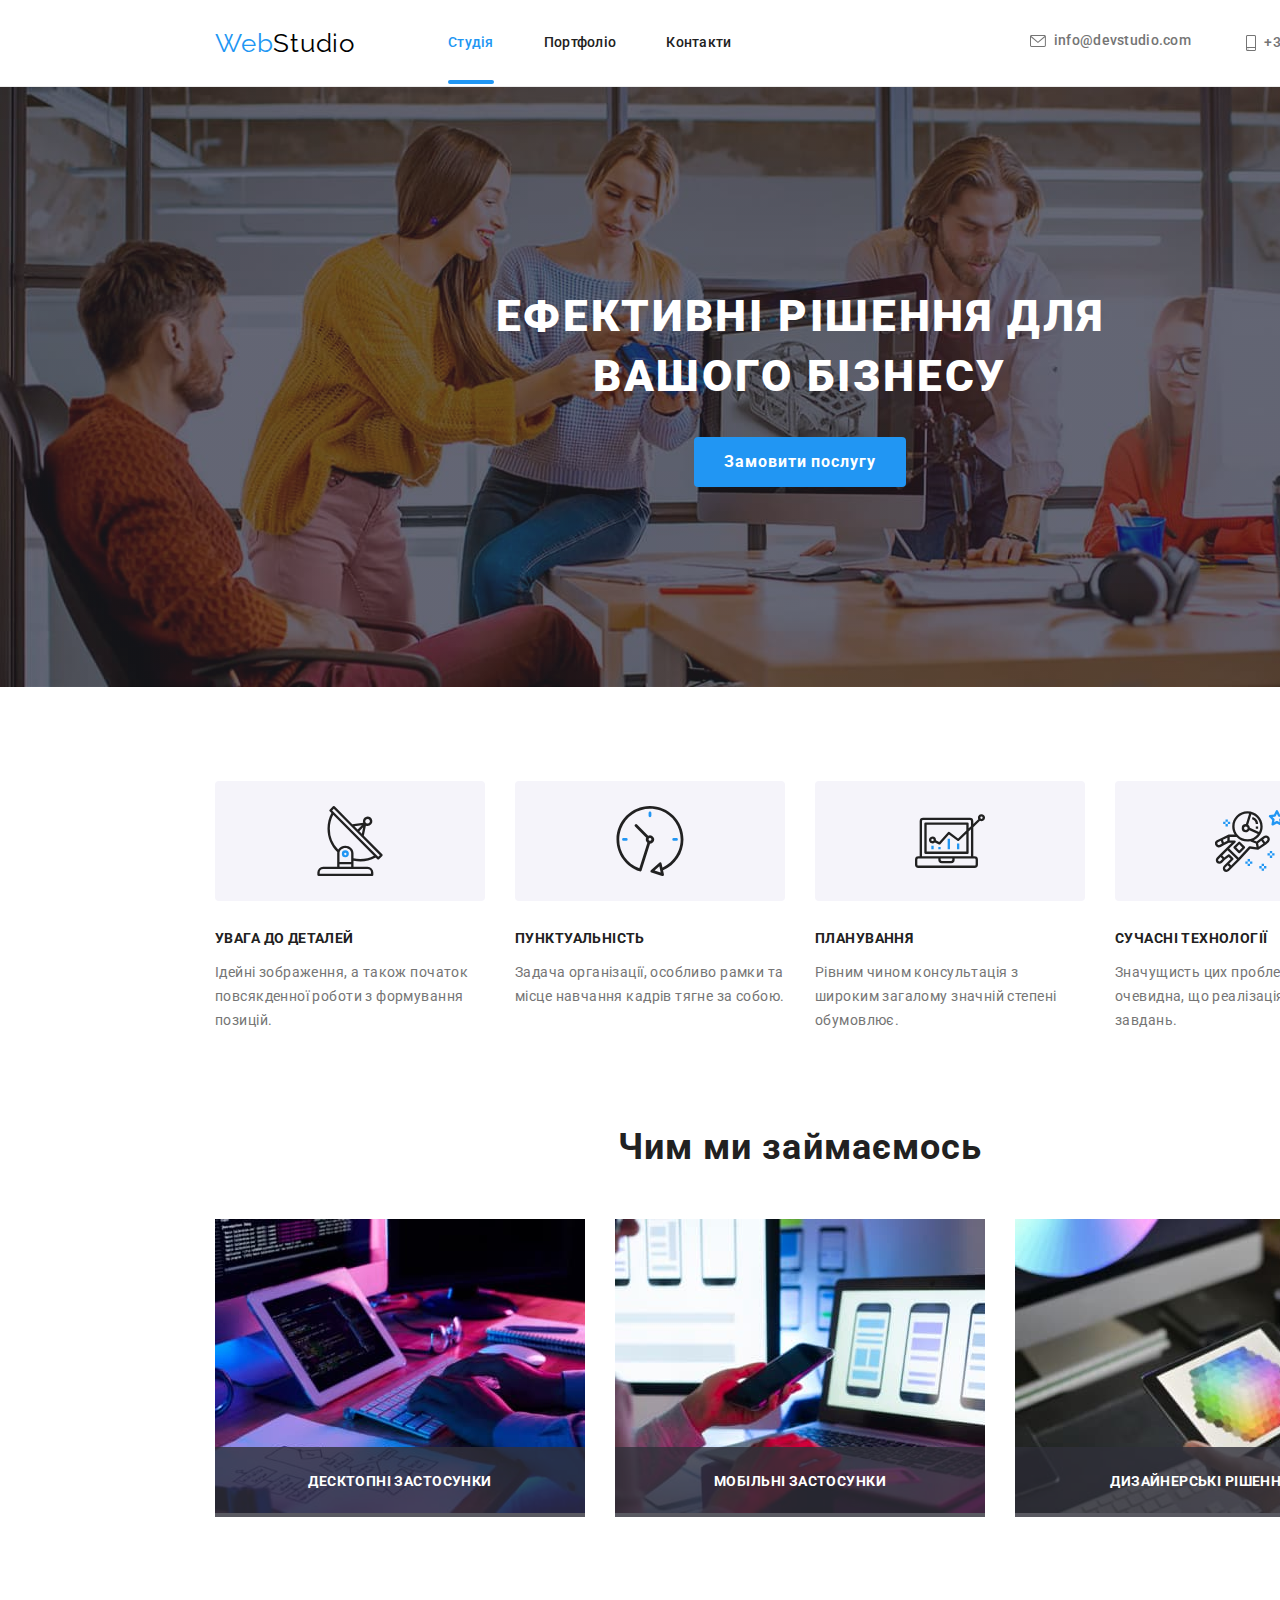
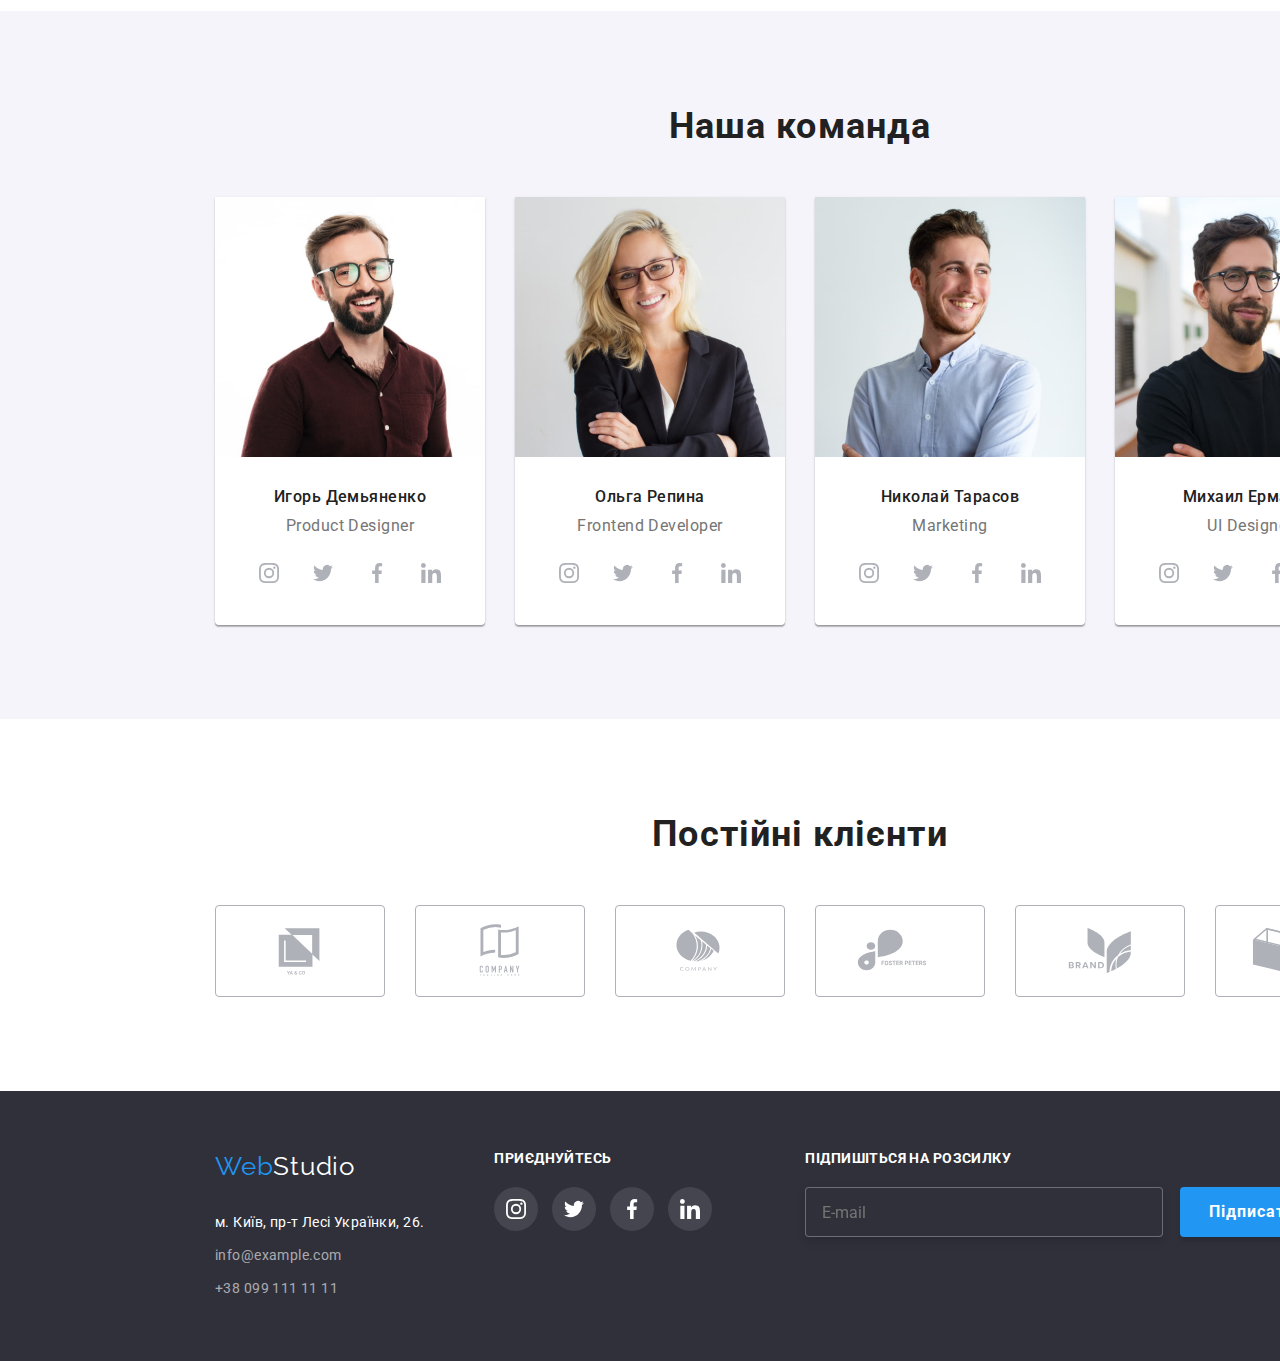
<file: index.html>
<!DOCTYPE html>
<html lang="ru">
  <head>
    <meta charset="UTF-8" />
    <meta http-equiv="X-UA-Compatible" content="IE=edge" />
    <meta name="viewport" content="width=device-width, initial-scale=1.0" />
    <!-- fonts -->
    <link rel="preconnect" href="https://fonts.googleapis.com">
    <link rel="preconnect" href="https://fonts.gstatic.com" crossorigin>
    <link href="https://fonts.googleapis.com/css2?family=Raleway:wght@700&family=Roboto:wght@400;500;700;900&display=swap"
      rel="stylesheet">
        <!-- Спочатку нормалізатор -->
        <link rel="stylesheet"
          href="https://cdnjs.cloudflare.com/ajax/libs/modern-normalize/1.0.0/modern-normalize.min.css" />
        <!-- Потім ваші стилі -->
      <!-- css -->
      <link rel="stylesheet" href="./styles/styles.css">
    <title>WebStudio</title>
     </head>
  <body>
    <header>
      <div class="container main">
        <nav class="nav-main">
          <a href="./index.html" class="logo"><span class="accent-web">Web</span>Studio</a>
          <ul class="site-nav list">
            <li class="items"><a href="./index.html" class="link current">Студія</a></li>
            <li class="items"><a href="./portfolio.html" class="link">Портфоліо</a></li>
            <li class="items"><a href="./index.html" class="link">Контакти</a></li>
          </ul>
        </nav>
        <ul class="address-header list">          
          <li class="items-address">  
               <a href= "mailto:info@devstudio.com" 
                class="header-address mail"> 
                <svg class="add-icon-button" width="16" height="12">
                <use href="./images/symbol-defs.svg#icon-envelope">
                </use>
                </svg>            
                        info@devstudio.com</a>          
          </li>
          <li class="items-address">           
            <a href="tel:+380961111111"
                  class="header-address tel">
                <svg class="add-icon-button" width="10" height="16">
                <use href="./images/symbol-defs.svg#icon-smartphone">
                </use>                
              </svg>
              +38 096 111 11 11</a>
          </li>
        </ul>
      </div>
    </header>
    <!-- main -->
    <main>
      <section class="main-slogan overlay">
        <div class="slogan-button">
          <h1 class="slogan">ефективні рішення для вашого бізнесу</h1>
          <button data-modal-open type="button" class="button main">
            Замовити послугу</button>

            <div class="backdrop is-hidden" data-modal>
              <div class="modal">

               
                
                <form class="main-button-form">
                   <span class="modal-button-slogan">Залиште свої данні, ми вам передзвонимо</span>
                  <span class="form-explanation">Ім'я</span>
                  <div class="main-form-button">  
                    
                    <label for="name" class="form-ref mame"><svg class="modul-telegram">
                      <use href="./images/icons.svg#icon-person-name">
                      </use>
                    </svg>
                      </label>        

                   <input  type="text" class="input-form" name="name" id="name" /> 
                     
                         
                  </div>

                  <span class="form-explanation">Телефон</span>
                  <div class="main-form-button">
                    <label for="tel" class="form-ref mame"><svg class="modul-telegram">
                        <use href="./images/icons.svg#icon-phone">
                        </use>
                      </svg>
                    </label>
                  
                    <input type="tel" class="input-form" name="tel" id="tel" />
                  </div>

                    <span class="form-explanation">Пошта</span>
                    <div class="main-form-button">
                      <label for="email" class="form-ref mame"><svg class="modul-telegram">
                          <use href="./images/icons.svg#icon-email">
                          </use>
                        </svg>
                      </label>
                    
                      <input type="email" class="input-form" name="email" id="email" />
                    </div>
                   
                  <span class="form-explanation">Коментарії</span>
                  <div class="main-form-button">
                    <label for="comments"></label>
                  <textarea name="comments" rows="5" placeholder="Введіть текст" id="comments"></textarea> 
                  </div>
                  </form>    
                    
                  <div class="main-form-checkbox">
                    <div class="checkbox-option">                    
                    <input type="checkbox"  class="input-checkbox" name="modal-questionary" id="modal-policy">
                  <label for="modal-policy">Згоден з розсилкою та приймаю <a href="" class="contract">Умови договору</a>
                  </label>
                  </div>
                  <!-- <svg class="modul-telegram-check">
                    <use href="./images/icons.svg#icon-checkbox">
                    </use>
                  </svg> -->
              
                </div>          
                    

                   <button class="submit-button" type="submit">Відправити</button>
                
                   
                
                
                <button data-modal-close class="backdrop-modal-icon">
                  <svg>
                  <use href="./images/icons.svg#icon-close-mark" class="backdrop-icon-modal">
                  </use>
                  </svg>
                </button>
              </div>
            </div>
        </div>
      </section>  
   
      <section class="strong-points">
        <h2 class="strong-mame">Сильні сторони</h2>
   
        <!-- Сильні сторони компанії -->        
        <div class="container">
          <ul class="points-list list">
            
          <li class="point-button-color"><div class="point-button-icon">
              <svg class="point-icon-button">
                <use href="./images/symbol-defs.svg#icon-antenna">
                </use>
              </svg>
            </div>
            <h3 class="title">УВАГА ДО ДЕТАЛЕЙ</h3>
            <p class="title-text">
              Ідейні зображення, а також початок повсякденної роботи з
              формування позицій.
            </p>
          </li>
           
          <li class="point-button-color"><div class="point-button-icon">
              <svg class="point-icon-button">
                <use href="./images/symbol-defs.svg#icon-clock">
                </use>
              </svg>
            </div>
          <h3 class="title">ПУНКТУАЛЬНІСТЬ</h3>
          <p class="title-text">
            Задача організації, особливо рамки та місце навчання кадрів тягне
            за собою.
          </p>
          </li>

        <li class="point-button-color"><div class="point-button-icon">
            <svg class="point-icon-button">
              <use href="./images/symbol-defs.svg#icon-diagram">
              </use>
            </svg>
          </div>
          <h3 class="title">ПЛАНУВАННЯ</h3>
          <p class="title-text">
            Рівним чином консультація з широким загалому значній степені
            обумовлює.
          </p>
        </li>
        <li class="point-button-color"><div class="point-button-icon">
            <svg class="point-icon-button">
              <use href="./images/symbol-defs.svg#icon-astronaut">
              </use>
            </svg>
          </div>
          <h3 class="title">СУЧАСНІ ТЕХНОЛОГІЇ</h3>
          <p class="title-text">
            Значущисть цих проблем настільки очевидна, що реалізація планових
            завдань.
          </p>
        </li>
        </ul>
        </div>
      </section>
    
      <section class="photo-section">
        <div class="container">
        <h2 class="section-title">Чим ми займаємось</h2>
        <ul class="photo list">
          <li>            
            <img src="images/doing/box_1.jpg" alt="planshet" width="370" />
              <div class="photo-cover">
                <div class="photo-cover-text"><span class="cover-photo-text">десктопні застосунки</span></div>
              </div>
          </li>
          <li>
            <img src="images/doing/box_2.jpg" alt="planshet" width="370" />
            <div class="photo-cover">
              <div class="photo-cover-text"><span class="cover-photo-text">мобільні застосунки</span></div>
            </div>
          </li>
          <li>
            <img src="images/doing/box_3.jpg" alt="planshet" width="370" />
            <div class="photo-cover">
                <div class="photo-cover-text"><span class="cover-photo-text">дизайнерські рішення</span></div>
            </div>
          </li>
        </ul>
      </div>
      </section>
   
      <section class="section-team" >
        <div class="container">
        <h2 class="section-title">Наша команда</h2>   
        
        <ul class="team-title list">

          <li class="team">
            <img class="team-photo"
              src="images/team/team_card_1.jpg"
              alt="team member photo"
              width="270"/>
          <div class="team-description">
            <h3 class="name">Игорь Демьяненко</h3>
            <p class="position">Product Designer</p>

            <ul class="team-icons">
              <li class="button-color">
                <a href="" class="team-button-icon">
                  <svg class="team-icon-button" >
                    <use href="./images/symbol-defs.svg#icon-instagram">
                    </use>
                  </svg>
                </a>
              </li>
              <li class="button-color">
                <a href="" class="team-button-icon">
                  <svg class="team-icon-button">
                    <use href="./images/symbol-defs.svg#icon-twitter">
                    </use>
                  </svg>
                  </a>
              </li>
              <li class="button-color">
                <a href="" class="team-button-icon">
                  <svg class="team-icon-button">
                    <use href="./images/symbol-defs.svg#icon-facebook">
                    </use>
                  </svg>
                  </a>
              </li>
              <li class="button-color">
                <a href="" class="team-button-icon">
                  <svg class="team-icon-button">
                    <use href="./images/symbol-defs.svg#icon-linkedin">
                    </use>
                  </svg>
                  </a>
              </li>
            </ul>
            </div>
          </li>

          <li class="team">
            <img class="team-photo"
              src="images/team/team_card_2.jpg"
              alt="team member photo"
              width="270"/>
          <div class="team-description">
            <h3 class="name">Ольга Репина</h3>
            <p class="position">Frontend Developer</p>
            <ul class="team-icons">
              <li class="button-color">
                <a href="" class="team-button-icon">
                  <svg class="team-icon-button">
                    <use href="./images/symbol-defs.svg#icon-instagram">
                    </use>
                  </svg>
                </a>
              </li>
              <li class="button-color">
                <a href="" class="team-button-icon">
                  <svg class="team-icon-button">
                    <use href="./images/symbol-defs.svg#icon-twitter">
                    </use>
                  </svg>
                </a>
              </li>
              <li class="button-color">
                <a href="" class="team-button-icon">
                  <svg class="team-icon-button">
                    <use href="./images/symbol-defs.svg#icon-facebook">
                    </use>
                  </svg>
                </a>
              </li>
              <li class="button-color">
                <a href="" class="team-button-icon">
                  <svg class="team-icon-button">
                    <use href="./images/symbol-defs.svg#icon-linkedin">
                    </use>
                  </svg>
                </a>
              </li>
            </ul>
            </div>
          </li>

          <li class="team">
            <img class="team-photo"
              src="images/team/team_card_3.jpg"
              alt="team member photo"
              width="270"/>
          <div class="team-description">
            <h3 class="name">Николай Тарасов</h3>
            <p class="position">Marketing</p>
            <ul class="team-icons">
              <li class="button-color">
                <a href="" class="team-button-icon">
                  <svg class="team-icon-button">
                    <use href="./images/symbol-defs.svg#icon-instagram">
                    </use>
                  </svg>
                </a>
              </li>
              <li class="button-color">
                <a href="" class="team-button-icon">
                  <svg class="team-icon-button">
                    <use href="./images/symbol-defs.svg#icon-twitter">
                    </use>
                  </svg>
                </a>
              </li>
              <li class="button-color">
                <a href="" class="team-button-icon">
                  <svg class="team-icon-button">
                    <use href="./images/symbol-defs.svg#icon-facebook">
                    </use>
                  </svg>
                </a>
              </li>
              <li class="button-color">
                <a href="" class="team-button-icon">
                  <svg class="team-icon-button">
                    <use href="./images/symbol-defs.svg#icon-linkedin">
                    </use>
                  </svg>
                </a>
              </li>
            </ul>
            </div>
          </li>

          <li class="team">
            <img class="team-photo"
              src="images/team/team_card_4.jpg"
              alt="team member photo"
              width="270"/>
          <div class="team-description">
            <h3 class="name">Михаил Ермаков</h3>
            <p class="position">UI Designer</p>
          <ul class="team-icons">
            <li class="button-color">
              <a href="" class="team-button-icon">
                <svg class="team-icon-button">
                  <use href="./images/symbol-defs.svg#icon-instagram">
                  </use>
                </svg>
              </a>
            </li>
            <li class="button-color">
              <a href="" class="team-button-icon">
                <svg class="team-icon-button">
                  <use href="./images/symbol-defs.svg#icon-twitter">
                  </use>
                </svg>
              </a>
            </li>
            <li class="button-color">
              <a href="" class="team-button-icon">
                <svg class="team-icon-button">
                  <use href="./images/symbol-defs.svg#icon-facebook">
                  </use>
                </svg>
              </a>
            </li>
            <li class="button-color">
              <a href="" class="team-button-icon">
                <svg class="team-icon-button">
                  <use href="./images/symbol-defs.svg#icon-linkedin">
                  </use>
                </svg>
              </a>
            </li>
          </ul>
            </div>
          </li>
        </ul>
      </div>
      </section>
            <section class="our-customers">
              <div class="container">
                <h2 class="section-title">Постійні клієнти</h2>
                
                <ul class="customer-icons">
                  <li class="customer-button-color">
                    <a href="" class="customer-button-icon">
                      <svg class="customer-icon-button">
                        <use href="./images/symbol-defs.svg#icon-Logo">
                        </use>
                      </svg>
                    </a>
                  </li>
                  <li class="customer-button-color">
                    <a href="" class="customer-button-icon">
                      <svg class="customer-icon-button">
                        <use href="./images/symbol-defs.svg#icon-Logo-1">
                        </use>
                      </svg>
                    </a>
                  </li>
                  <li class="customer-button-color">
                    <a href="" class="customer-button-icon">
                      <svg class="customer-icon-button">
                        <use href="./images/symbol-defs.svg#icon-Logo-2">
                        </use>
                      </svg>
                    </a>
                  </li>
                  <li class="customer-button-color">
                    <a href="" class="customer-button-icon">
                      <svg class="customer-icon-button">
                        <use href="./images/symbol-defs.svg#icon-Logo-3">
                        </use>
                      </svg>
                    </a>
                  </li>
                  <li class="customer-button-color">
                    <a href="" class="customer-button-icon">
                      <svg class="customer-icon-button">
                        <use href="./images/symbol-defs.svg#icon-Logo-4">
                        </use>
                      </svg>
                    </a>
                  </li>
                  <li class="customer-button-color">
                    <a href="" class="customer-button-icon">
                      <svg class="customer-icon-button">
                        <use href="./images/symbol-defs.svg#icon-Logo-5">
                        </use>
                      </svg>
                    </a>
                  </li>
                </ul>
              </div>
            </section>
    </main>
  <footer>
    <div class="container foot">
      <ul class="list foot-address">
        <li class="list-address"><a href="./index.html" class="logo-footer"><span class="accent-web">Web</span><span
              class="accent-studio">Studio</span></a></li>
        <li class="list-address">
          <a href="https://www.google.com/maps/place/%D0%B1%D1%83%D0%BB%D1%8C%D0%B2%D0%B0%D1%80+%D0%9B%D0%B5%D1%81%D1%96+%D0%A3%D0%BA%D1%80%D0%B0%D1%97%D0%BD%D0%BA%D0%B8,+26,+%D0%9A%D0%B8%D1%97%D0%B2,+02000/@50.4265841,30.5361971,17z/data=!3m1!4b1!4m5!3m4!1s0x40d4cf0e033ecbe9:0x57a4dffefec77da0!8m2!3d50.4265807!4d30.53838584"
            target="_blank" class="address">м. Київ, пр-т Лесі Українки, 26.</a>
        </li>
        <li class="list-address"><a href="mailto:info@devstudio.com" class="address-mail">info@example.com</a></li>
        <li class="list-address"><a href="tel:+380961111111" class="address-tel">+38 099 111 11 11</a></li>
      </ul>

      <div class="foot-icons-block">
        <span class="foot-slogan">ПРИЄДНУЙТЕСЬ</span>
      <ul class="foot-icons">
        <li >
          </li>        
        <li class="button-color">
          <a href="" class="button-icon">
            <svg class="icon-button">
              <use href="./images/symbol-defs.svg#icon-instagram">
              </use>
            </svg>
          </a>
        </li>
        <li class="button-color">
          <a href="" class="button-icon">
            <svg class="icon-button">
              <use href="./images/symbol-defs.svg#icon-twitter">
              </use>
            </svg>
          </a>
        </li>
        <li class="button-color">
          <a href="" class="button-icon">
            <svg class="icon-button">
              <use href="./images/symbol-defs.svg#icon-facebook">
              </use>
            </svg>
          </a>
        </li>
        <li class="button-color">
          <a href="" class="button-icon">
            <svg class="icon-button">
              <use href="./images/symbol-defs.svg#icon-linkedin">
              </use>
            </svg>
          </a>
        </li>
      </ul>
      </div>

      <div class="foot-ref-block">       
        
        <p class="foot-slogan">підпишіться на розсилку</p>

        <form class="email-ref">         
          <label for="E-mail"></label>
        <input type="email" name="E-mail" placeholder="E-mail" id="E-mail" />
        
        
        <button class="foot-submit-button" type="submit">Підписатись
        <svg class="foot-telegram">
          <use href="./images/icons.svg#icon-telegramm" >
          </use>
        </svg>
          </button>
        </form>

      </div>


    </div>
  </footer>


  <script src="./js/modal.js"></script>
  </body>
</html>
</file>
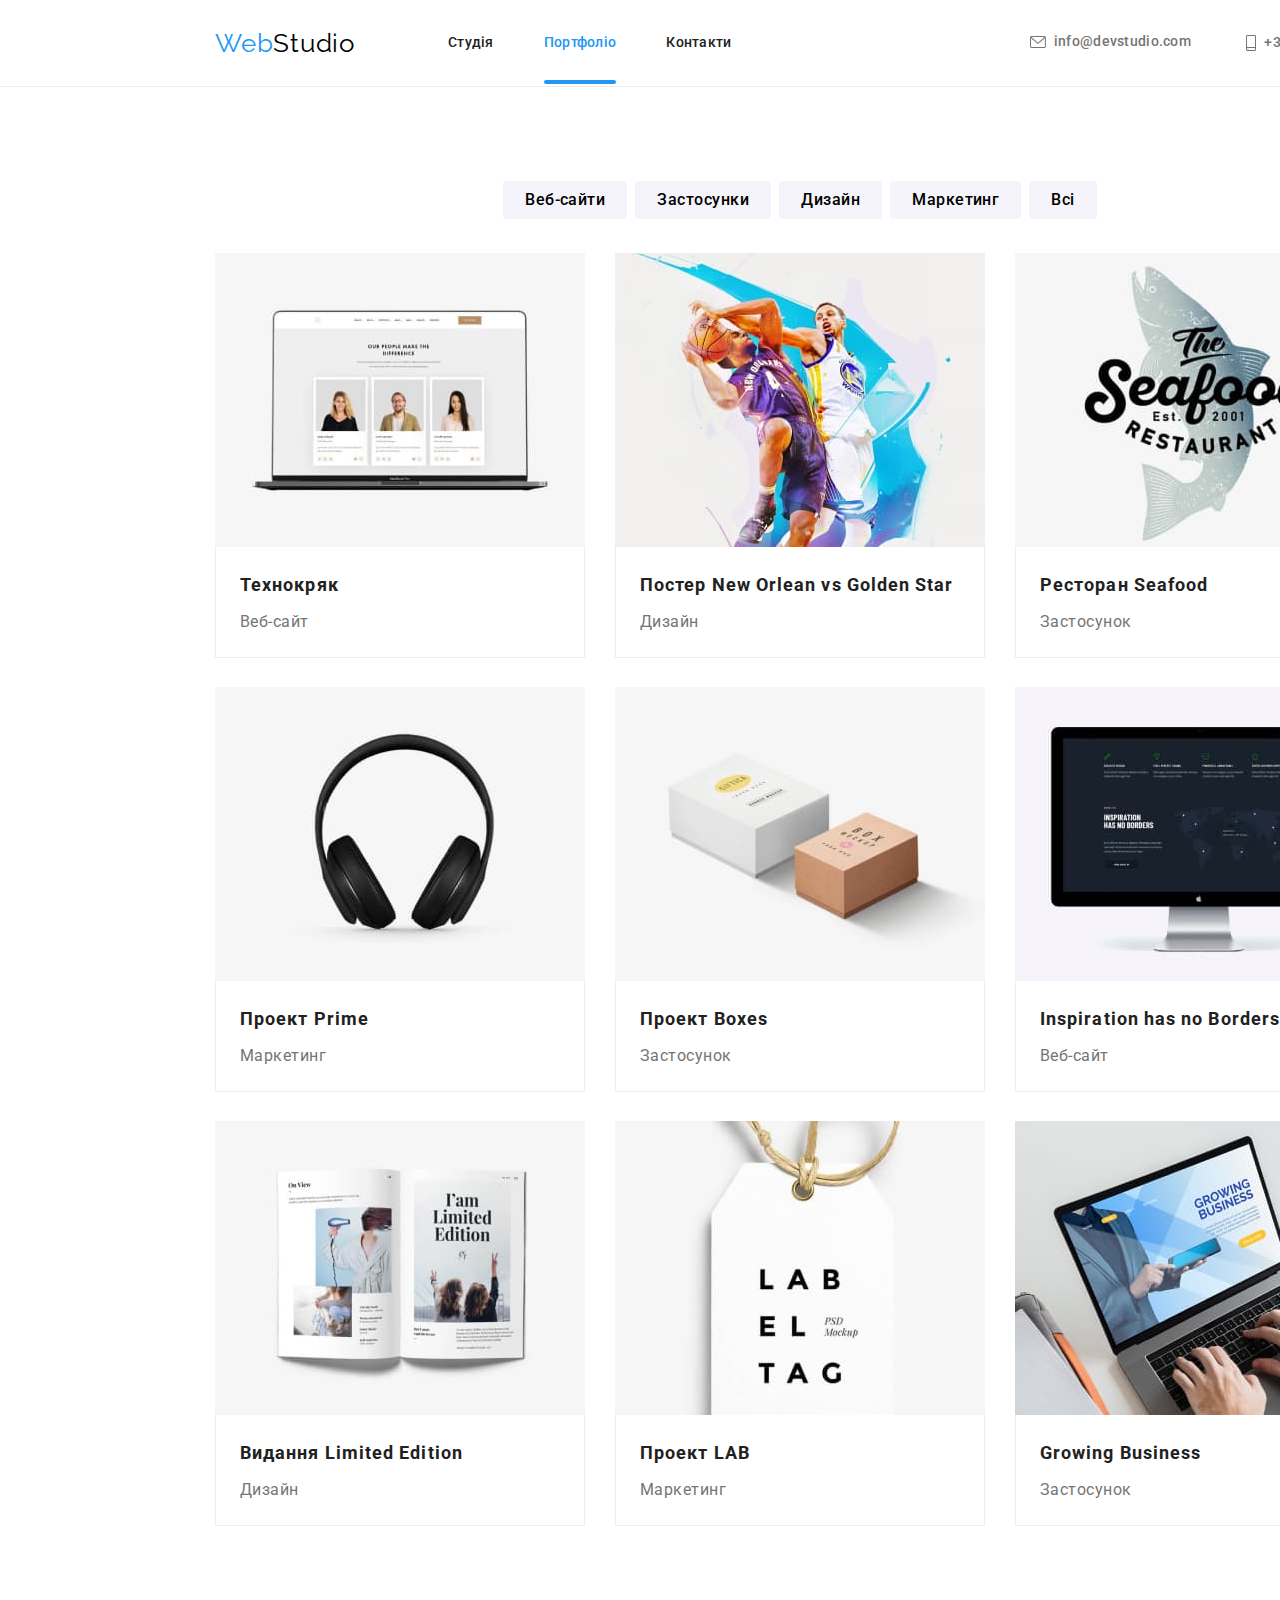
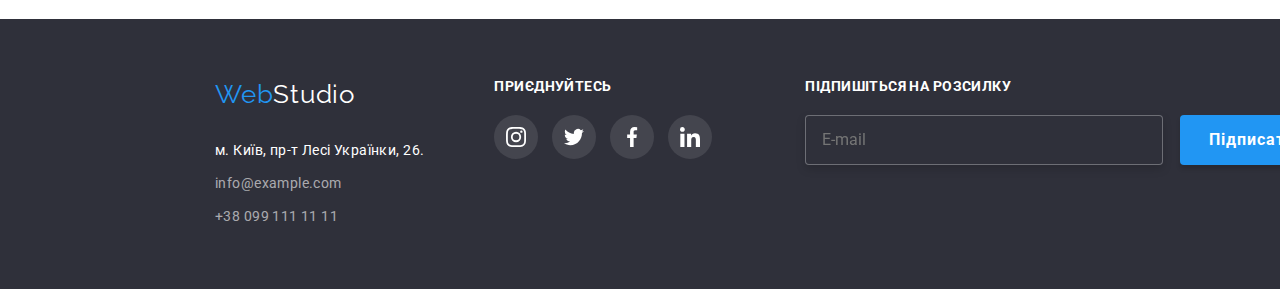
<file: portfolio.html>
<!DOCTYPE html>
<html lang="ru">

<head>
    <meta charset="UTF-8" />
    <meta http-equiv="X-UA-Compatible" content="IE=edge" />
    <meta name="viewport" content="width=device-width, initial-scale=1.0" />
    <!-- fonts -->
    <link rel="preconnect" href="https://fonts.googleapis.com">
    <link rel="preconnect" href="https://fonts.gstatic.com" crossorigin>
    <link
        href="https://fonts.googleapis.com/css2?family=Raleway:wght@700&family=Roboto:wght@400;500;700;900&display=swap"
        rel="stylesheet">
    <!-- Спочатку нормалізатор -->
    <link rel="stylesheet"
        href="https://cdnjs.cloudflare.com/ajax/libs/modern-normalize/1.0.0/modern-normalize.min.css" />
    <!-- Потім ваші стилі -->
    <!-- css -->
    <link rel="stylesheet" href="./styles/styles.css">
    <title>WebStudio\Portfolio</title>
</head>

   <body>    
        <header>
            <div class="container main">
            <nav class="nav-main">
                <a href="./index.html" class="logo"><span class="accent-web">Web</span>Studio</a>
                <ul class="site-nav list">
                    <li class="items"><a href="./index.html" class="link">Студія</a></li>
                    <li class="items"><a href="./portfolio.html" class="link current">Портфоліо</a></li>
                    <li class="items"><a href="./index.html" class="link">Контакти</a></li>
                </ul>
            </nav>
            <ul class="address-header list">
                <li class="items-address">
                    
                    <a href="mailto:info@devstudio.com" class="header-address mail">
                        <svg class="add-icon-button" width="16" height="14">
                            <use href="./images/symbol-defs.svg#icon-envelope">
                            </use>
                        </svg>
                        info@devstudio.com</a>
                            
                </li>
                <li class="items-address">
                    <a href="tel:+380961111111" class="header-address tel">
                        <svg class="add-icon-button" width="10" height="16">
                            <use href="./images/symbol-defs.svg#icon-smartphone">
                            </use>
                        </svg>
                        +38 096 111 11 11</a>
                </li>
            </ul>
        </div>
        </header>    
    <section class="portfolio" >
        <div class="container">
       <ul class="job-type list">
           <li class="items"><button type="button" class="button secondary">Веб-cайти</button></li>
           <li class="items"><button type="button" class="button secondary">Застосунки</button></li>
           <li class="items"><button type="button" class="button secondary">Дизайн</button></li>
           <li class="items"><button type="button" class="button secondary">Маркетинг</button></li>
           <li class="items"><button type="button" class="button secondary">Всі</button></li>
        </ul>        
         <!-- Фото-презентація робіт компанії -->
                  
        <ul class="job list">

            <li class="items">
                            
                <a href=" " class="ref">
                <div class="job-window">               
                <img class="image-job" src="images/portfolio/technocriak.jpg" alt="ноутбук з фотографіями" width="370" />
                 <div class="image-job-cover">
                    <p class="image-job-text">Ресурс  пропонує комплексні пропозиції з різним рівнем функціоналу та сервісів.
                Все це дозврлить відвідувачу отримати вичерпну інформацію про компанію чи приватну особу</p> </div>               
                </div>
                     
                    
                <div class="text-photo">
                <h3 class="text-main">Технокряк</h3>
                <p class="text-subs">Веб-cайт</p>
                </div>
                 </a>   
            </li>
            
            <li class="items">
                <a href=" " class="ref">
                <div class="job-window">
                <img class="image-job" src="images/portfolio/neworlean.jpg" alt="bascketballphoto" width="370" />
                <div class="image-job-cover">
                    <p class="image-job-text">Ресурс пропонує комплексні пропозиції з різним рівнем функціоналу та сервісів.
                        Все це дозврлить відвідувачу отримати вичерпну інформацію про компанію чи приватну особу</p>
                </div>
                </div>
               
                <div class="text-photo">
                <h3 class="text-main">Постер New Orlean vs Golden Star</h3>
                <p class="text-subs">Дизайн</p>
                </div>
                </a>
            </li>
            <li class="items">            
                    <a href=" " class="ref">
                        <div class="job-window">
                        <img class="image-job" src="images/portfolio/seafood.jpg"  alt="restoranphoto" width="370" />
                        <div class="image-job-cover">
                            <p class="image-job-text">Ресурс пропонує комплексні пропозиції з різним рівнем функціоналу та сервісів.
                                Все це дозврлить відвідувачу отримати вичерпну інформацію про компанію чи приватну особу</p>
                        </div>
                        </div>

                    
                <div class="text-photo">
                    <h3 class="text-main">Ресторан Seafood</h3>
                    <p class="text-subs">Застосунок</p>
                </div>
                </a>
            </li>
            <li class="items">
                    <a href=" " class="ref">
                        <div class="job-window">
                        <img class="image-job" src="images/portfolio/prime.jpg" alt="headphones" width="370" />
                        <div class="image-job-cover">
                            <p class="image-job-text">Ресурс пропонує комплексні пропозиції з різним рівнем функціоналу та сервісів.
                                Все це дозврлить відвідувачу отримати вичерпну інформацію про компанію чи приватну особу</p>
                        </div>
                        </div>
                                            
                <div class="text-photo">
                    <h3 class="text-main">Проект Prime</h3>
                    <p class="text-subs">Маркетинг</p>
                </div>
                </a>
            </li>
            <li class="items">
                    <a href=" " class="ref">
                        <div class="job-window">
                        <img class="image-job" src="images/portfolio/boxes.jpg" alt="twoboxes" width="370" />
                        <div class="image-job-cover">
                            <p class="image-job-text">Ресурс пропонує комплексні пропозиції з різним рівнем функціоналу та сервісів.
                                Все це дозврлить відвідувачу отримати вичерпну інформацію про компанію чи приватну особу</p>
                        </div>
                        </div>
                    
                <div class="text-photo">
                    <h3 class="text-main">Проект Boxes</h3>
                    <p class="text-subs">Застосунок</p>
                </div>
                </a>
            </li>
            <li class="items">
                    <a href=" " class="ref">
                        <div class="job-window">
                        <img class="image-job" src="images/portfolio/inspiration.jpg" alt="computers`monitor" width="370" />
                        <div class="image-job-cover">
                            <p class="image-job-text">Ресурс пропонує комплексні пропозиції з різним рівнем функціоналу та сервісів.
                                Все це дозврлить відвідувачу отримати вичерпну інформацію про компанію чи приватну особу</p>
                        </div>
                        </div>
                   
                <div class="text-photo">
                    <h3 class="text-main">Inspiration has no Borders</h3>
                    <p class="text-subs">Веб-cайт</p>
                </div>
                </a>
            </li>
            <li class="items">
                    <a href=" " class="ref">
                        <div class="job-window">
                        <img class="image-job" src="images/portfolio/limited.jpg" alt="published magasine" width="370" />
                        <div class="image-job-cover">
                            <p class="image-job-text">Ресурс пропонує комплексні пропозиції з різним рівнем функціоналу та сервісів.
                                Все це дозврлить відвідувачу отримати вичерпну інформацію про компанію чи приватну особу</p>
                        </div>
                        </div>
                   
                <div class="text-photo">
                    <h3 class="text-main">Видання Limited Edition</h3>
                    <p class="text-subs">Дизайн</p>
                </div>
                </a>
            </li>
            <li class="items">
                    <a href=" " class="ref">
                        <div class="job-window">
                        <img class="image-job" src="images/portfolio/project.jpg" alt="paperwithsymbols" width="370" />
                        <div class="image-job-cover">
                            <p class="image-job-text">Ресурс пропонує комплексні пропозиції з різним рівнем функціоналу та сервісів.
                                Все це дозврлить відвідувачу отримати вичерпну інформацію про компанію чи приватну особу</p>
                        </div>
                        </div>
                    
                <div class="text-photo">
                    <h3 class="text-main">Проект LAB</h3>
                    <p class="text-subs">Маркетинг</p>
                </div>
                </a>
            </li>   
            <li class="items">
                    <a href=" " class="ref">
                        <div class="job-window">
                        <img class="image-job" src="images/portfolio/growing.jpg" alt="notebook" width="370" />
                        <div class="image-job-cover">
                            <p class="image-job-text">Ресурс пропонує комплексні пропозиції з різним рівнем функціоналу та сервісів.
                                Все це дозврлить відвідувачу отримати вичерпну інформацію про компанію чи приватну особу</p>
                        </div>
                        </div>
                    
                <div class="text-photo">
                    <h3 class="text-main">Growing Business</h3>
                    <p class="text-subs">Застосунок</p>
                </div>
                </a>
            </li>
        </ul>
    </div>   
</section>

    <footer>
        <div class="container foot">
            <ul class="list foot-address">
                <li class="list-address"><a href="./index.html" class="logo-footer"><span class="accent-web">Web</span><span
                            class="accent-studio">Studio</span></a></li>
                <li class="list-address">
                    <a href="https://www.google.com/maps/place/%D0%B1%D1%83%D0%BB%D1%8C%D0%B2%D0%B0%D1%80+%D0%9B%D0%B5%D1%81%D1%96+%D0%A3%D0%BA%D1%80%D0%B0%D1%97%D0%BD%D0%BA%D0%B8,+26,+%D0%9A%D0%B8%D1%97%D0%B2,+02000/@50.4265841,30.5361971,17z/data=!3m1!4b1!4m5!3m4!1s0x40d4cf0e033ecbe9:0x57a4dffefec77da0!8m2!3d50.4265807!4d30.53838584"
                        target="_blank" class="address">м. Київ, пр-т Лесі Українки, 26.</a>
                </li>
                <li class="list-address"><a href="mailto:info@devstudio.com" class="address-mail">info@example.com</a></li>
                <li class="list-address"><a href="tel:+380961111111" class="address-tel">+38 099 111 11 11</a></li>
            </ul>
    
            <div class="foot-icons-block">
                <span class="foot-slogan">ПРИЄДНУЙТЕСЬ</span>
                <ul class="foot-icons">
                    <li>
                    </li>
                    <li class="button-color">
                        <a href="" class="button-icon">
                            <svg class="icon-button">
                                <use href="./images/symbol-defs.svg#icon-instagram">
                                </use>
                            </svg>
                        </a>
                    </li>
                    <li class="button-color">
                        <a href="" class="button-icon">
                            <svg class="icon-button">
                                <use href="./images/symbol-defs.svg#icon-twitter">
                                </use>
                            </svg>
                        </a>
                    </li>
                    <li class="button-color">
                        <a href="" class="button-icon">
                            <svg class="icon-button">
                                <use href="./images/symbol-defs.svg#icon-facebook">
                                </use>
                            </svg>
                        </a>
                    </li>
                    <li class="button-color">
                        <a href="" class="button-icon">
                            <svg class="icon-button">
                                <use href="./images/symbol-defs.svg#icon-linkedin">
                                </use>
                            </svg>
                        </a>
                    </li>
                </ul>
            </div>
    
            <div class="foot-ref-block">

                <p class="foot-slogan">підпишіться на розсилку</p>
                
                <form class="email-ref">
                    <label for="E-mail"></label>
                    <input type="email" name="E-mail" placeholder="E-mail" id="E-mail" />
                
                
                    <button class="foot-submit-button" type="submit">Підписатись
                        <svg class="foot-telegram">
                            <use href="./images/icons.svg#icon-telegramm">
                            </use>
                        </svg>
                    </button>
                </form>
  
            </div>  
        </div>
    </footer>
    
</body>
</html>
</file>
<file: styles/styles.css>
.list {
    list-style: none;
    /* Убираем маркеры */
    padding: 0%;
    margin: 0%;
}

.strong-mame {
     display: none;
 }
/* header & backgroung color main  #FFFFFF */
/* our team backgroung color #F5F4FA */
/*  footer backgroung color  #2F303A */
:root {

    --background-color-main: #FFFFFF;
    --background-color-addition:#2F303A;
    --background-color-button: #F5F4FA;
    --border-color: #EEEEEE;
    --color-main: #212121;
    --color-addition: #757575;
    --color-button: #2196F3;
    --color-white-opacity: rgba(255,255,255,0.6);
    --color-hover: #188CE8;
    --color-icon: #E5E5E5;
    --color-icon-black: #AFB1B8;
    --color-header: #212121;
    --color-icon-background: rgba(255, 255, 255, 0.1);
    --color-cover-background: rgba(47, 48, 58, 0.8);
    --letter-spacing-small: 0.02em;
    --letter-spacing-medium: 0.03em;
    --letter-spacing-big: 0.06em;
    --font-size-twelf: 12px;
    --font-size-extrasmall: 14px;
    --font-size-small: 16px;
    --font-size-medium: 18px;
    --font-size-big: 30px;
    --font-size-superbig: 36px;
    --font-size-logo: 26px;
    --font-weight-four: 400;
    --font-weight-five: 500;
    --font-weight-seven: 700;
    --font-weight-nine: 900;
    --twohundred-dur: 250ms;
    --timing-function: cubic-bezier(0.4, 0, 0.2, 1);
}

html {
    box-sizing: border-box;
}
*,
*::before
*::after {
    box-sizing: border-box;
}

body  {
    background-color: var(--background-color-main);
    color: var(--color-main);
    font-family: 'Roboto', sans-serif;
    width: 1600px;
      }
/* HEADER */
.container {
    width: 1200px;
    margin: 0 auto;
    padding: 0 15px;
}

.container.main, .nav-main {
    display: flex;
    align-items: center;
}

header {
    padding-top: 25px;
    padding-bottom: 25px;
    border-bottom: 1px solid #ECECEC; 
}
.logo {
     font-family: 'Raleway', sans-serif;
     color: #000000;          
     font-size: var(--font-size-logo);
     line-height: 1.19;
     letter-spacing: 0.03em;
     text-decoration: none;
    }
.accent-web {
    color: var(--color-button);
}
.accent-studio {
    color: var(--background-color-main);
}

/* SITE NAVIGATION */
.site-nav {    
    display: flex;
    margin-left: 93px;  
}
.site-nav .items + .items {
    margin-left: 50px;
}
.site-nav .link {
    display: block;    
    font-weight: var(--font-weight-five);
    font-size: var(--font-size-extrasmall);
    line-height: 1.14;
    letter-spacing: var(--letter-spacing-small);
    text-decoration: none;
    color:var(--color-header);
}
.link {
    position: relative;
    padding: 10px 0px;
    transition: color var(--twohundred-dur) var(--timing-function);
}
.link.current::after {
    position: absolute;
    left: 0;
    top: 55px;
    content: "";
    width: 100%;
    height: 4px;
    background: var(--color-button);
    border-radius: 2px;
}
.link.current {
    color: var(--color-button);
}
.link:hover, .link:focus{
    color: var(--color-hover);    
}

/* ADDRESS */

.address-header {
    display: flex;
    margin-left: auto;
   
}
.items-address {
   display: block;
}

.address-header .items-address:not(:last-child) {
    padding-right: 50px;
}

.header-address {
    display: inline-block;
    text-align: center;
    color: var(--color-addition);
    font-weight: var(--font-weight-five);
    font-size: var(--font-size-extrasmall);
    line-height: 1.14;
    letter-spacing: var(--letter-spacing-small);
    text-decoration: none;
    transition: color var(--twohundred-dur) var(--timing-function);
}
.add-icon-button {
    display: inline-block;
    margin-left: 5px;
    margin-right: 5px;
    margin-top: 4px;
    margin-bottom: 4px;
    vertical-align:middle ;
    fill: var(--color-addition);
    transition: fill var(--twohundred-dur) var(--timing-function);
}

.header-address:hover, .header-address:hover .add-icon-button,
.header-address:focus, .header-address:focus .add-icon-button
        {
            color: var(--color-hover);
            fill: var(--color-hover);
        }


/* MAIN */
.main-slogan {
    padding-top: 200px;
    padding-bottom: 200px;
    text-align: center;
    
    /* background-image: url(..//images/slogan/Img\ Overlay.jpg); */
    background-color: var(--background-color-addition);
}  
.slogan-button {
    width: 696px;
    margin: 0 auto;
}
.slogan {
    margin: 0;
    color: var(--background-color-main);
    font-weight: var(--font-weight-nine);
    font-size: 44px;
    line-height: 1.36;
    letter-spacing: var(--letter-spacing-big);
    text-transform: uppercase;
}
.button {
    cursor: pointer;
    border: 0px solid transparent;
}
.button.main {
    position: relative;
    display: inline-block;
    margin-top: 30px;
    border-radius: 4px;
    padding: 10px 30px;
    min-width: 200px;
    
    color: var(--background-color-main);
    background-color: var(--color-button);

    font-family: inherit;
    font-weight: var(--font-weight-seven);
    font-size: var(--font-size-small);
    line-height: 1.88;
    letter-spacing: var(--letter-spacing-big);

    transition: background-color var(--twohundred-dur) var(--timing-function);
    
}
.button.main:hover {
    background-color: var(--color-hover);
}
.overlay {
    background-image: linear-gradient(to right, rgba(47, 48, 58, 0.4), rgba(47, 48, 58, 0.4)),
    url(..//images/slogan/Img\ \(1\).jpg);
    background-repeat: no-repeat;
    background-size: cover;
    background-position: center;
}
/* MODAL WINDOW */
.backdrop {
    position: fixed;
    top: 0;
    left: 0;
    width: 100%;
    max-width: 1600px;
    height: 100%;
    max-height: 2931px;
    background-color: rgba(0, 0, 0, 0.2);
  
    opacity: 1;
    transition: opacity var(--twohundred-dur) var(--timing-function);
    z-index: 2;
}

.backdrop.is-hidden {
    opacity: 0;
    pointer-events: none;

}

.modal {
    position: absolute;
    top: 50%;
    left: 50%;
    transform: translate(-50%, -50%);
    width: 528px;
    height: 581px;
    padding: 40px;
    background-color: var(--background-color-main);
  
}

.backdrop-modal-icon {
    display: flex;
    justify-content: center;
    align-items: center;
    cursor: pointer;
    position: absolute;
    top: 8px;
    right: 8px;
    

    width: 30px;
    height: 30px;
    border-radius: 50%;
    border: 1px solid rgba(0, 0, 0, 0.1);
    background-color: var(--background-color-main);
 
}

.backdrop-icon-modal {
    height: 18px;
    width: 18px;  
    transition: fill var(--twohundred-dur) var(--timing-function);
}

.backdrop-modal-icon:hover .backdrop-icon-modal,
.backdrop-modal-icon:focus .backdrop-icon-modal{
   fill: var(--color-button)
}


/* strong points */
.strong-points {
    padding: 94px 0;     
}
.points-list {   
    display: flex;
    margin: 0;
    padding: 0;
    list-style: none;
}
.point-button-color:not(:first-child)  {
    margin-left: 30px;
}
.point-button-color {
    margin: 0;
    padding: 0;
}
.point-button-icon {
    display: flex;
    justify-content: center;
    align-items: center;
    margin-bottom: 30px;
    height:120px;
    width: 270px;
    border-radius: 4px;
    background-color: var(--background-color-button);
}
.point-icon-button { 
    width: 70px;
    height: 70px;
}
.title {
    margin-top: 0;    
    font-weight: var(--font-weight-seven);
    font-size: var(--font-size-extrasmall);
    line-height: 1.14;
    letter-spacing: var(--letter-spacing-medium);
    text-transform: uppercase;
}
.title-text {
    margin: 0;
    color: var(--color-addition);
    font-weight: var(--font-weight-four);
    font-size: var(--font-size-extrasmall);
    line-height: 1.71;
    letter-spacing: var(--letter-spacing-medium); 
}

/* our job */
.photo-section {
    padding-bottom: 94px;        
}
.section-title { 
    margin-top: 0%;
    margin-bottom: 50px;
    font-weight: var(--font-weight-seven);
    font-size: var(--font-size-superbig);
    line-height: 1.17;
    letter-spacing: var(--letter-spacing-medium);
    text-align: center;
}
.photo {
    display: flex;
    gap: 30px;
}
.photo-cover {
    position: relative;  
}
.photo-cover::before {
    display: inline-block;
    position: absolute;
    content: "";
    bottom: 0;
    left: 0;
    width: 100%;
    height: 70px; 
    background-color: var(--color-cover-background);
    
}
.photo-cover-text {
    position: absolute;
    bottom: 27px;
    left: 0;
    width: 100%;
}
 .cover-photo-text {
    display: block;    
    font-weight:var(--font-weight-seven);
    font-size: var(--font-size-extrasmall);
    line-height: 1.14;
    text-align: center;
    letter-spacing: var(--letter-spacing-medium);
    text-transform: uppercase;
    color: var(--background-color-main);
}

/* our team */
.section-team {
    padding-top: 94px;
    padding-bottom: 94px;  
    background-color: var(--background-color-button);
}
.team-title {
    display: flex;
    gap: 30px;
    flex-basis: calc((100% - 90px) / 4);
    text-align: center;
}
.team {
    box-sizing: border-box;
    box-shadow: 0px 1px 3px rgba(0, 0, 0, 0.12), 0px 1px 1px rgba(0, 0, 0, 0.14), 0px 2px 1px rgba(0, 0, 0, 0.2);
    border-radius: 0px 0px 4px 4px;
    background-color: var(--background-color-main);
}
.team-photo {
        display: block;
        max-width: 100%;
}
.team-description {
      padding: 30px 0 0 0 ;
}
.name {  
    margin: 0em;    
    font-weight: var(--font-weight-five);
    font-size: var(--font-size-small);
    line-height: 1.19; 
    letter-spacing: var(--letter-spacing-medium); 
}
.position {
    margin-top: 10px;
    margin-bottom: 0;
    color: var(--color-addition);
    font-weight: var(--font-weight-four);
    font-size: var(--font-size-small);
    line-height: 1.19;
    letter-spacing: var(--letter-spacing-medium);
}
.team-icons {
    display: flex; 
    padding: 16px 32px 30px 32px;
    list-style: none;
}
.button-color {
    margin: 0;
    padding: 0;
}
.team-button-icon {  
    display: flex;
    justify-content: center;
    align-items: center;
    border: none;
    height: 44px;
    width: 44px;
    border-radius: 50%;
    fill: var(--color-icon-black);
    background-color: var(--color-icon-background);

    transition: fill var(--twohundred-dur) var(--timing-function), 
    background-color var(--twohundred-dur) var(--timing-function);
}
.button-color:not(:last-child) .team-button-icon {
    margin-right: 10px;
}
.team-icon-button {    
    width: 20px;
    height: 20px;
}
.team-button-icon:hover, .team-icon-button:hover {
fill: var(--background-color-main);
background-color: var(--color-hover);
}


/* OUR CUSTOMERS SECTION */

.our-customers {
    padding: 94px 0;
}
.customer-icons {
    display: flex;   
    margin: 0;
    padding: 0;
    list-style: none;
}
.customer-button-color {
    margin: 0;
    padding: 0;
}
.customer-button-icon {
    display: flex;
    justify-content: center;
    align-items: center;
    height: 92px;
    width: 170px;
    border: 1px solid var(--color-icon-black);
    border-radius: 4px;
    fill: var(--color-icon-black);
    background-color: var(--color-icon-background);
    transition: fill var(--twohundred-dur) var(--timing-function);
    
}

.customer-button-color:not(:last-child) .customer-button-icon {
    margin-right: 30px;
}
.customer-icon-button {
    width: 106px;
    height: 60px;
}
.customer-button-icon:hover, .customer-icon-button:hover,
.customer-icon-button:focus {
    fill: var(--color-button);
}

/* footer */
footer {
   background-color:var(--background-color-addition);
}
.foot {
padding: 60px 15px;
margin-left: 200px;

}
.logo-footer {
    display: inline-block;
    margin-bottom: 20px;   
    font-family: 'Raleway', sans-serif;
    color: var(--color-button) ;
    font-size: var(--font-size-logo);    
    line-height: 1.19;
    letter-spacing: var(--letter-spacing-medium);
    text-decoration: none;
}

.list-address:nth-child(-n+3){
 margin-bottom: 9px;
}
.address  {
    color: var(--background-color-main);
    font-weight:var(--font-weight-four);
    font-size: var(--font-size-extrasmall);
    line-height: 1.71;
    letter-spacing: var(--letter-spacing-medium);
    text-decoration: none;
    transition: color var(--twohundred-dur) var(--timing-function);
}
.address-mail, .address-tel
{
    color: var(--color-white-opacity);
    font-weight: var(--font-weight-four);
    font-size:var(--font-size-extrasmall);
    line-height: 1.71;
    letter-spacing: var(--letter-spacing-medium);
    text-decoration: none;

    transition: color var(--twohundred-dur) var(--timing-function);
}
.address:hover, .address:hover, .address-mail:hover, .address-tel:hover,
.address-tel:focus, .address-tel:focus
{
    color: var(--color-hover);
}
.foot {
    display: flex;
    
}

.foot-icons-block {   
    margin-left: 70px;
    list-style: none;    
}
.foot-slogan {
    display: block;
    padding: 0;
    margin-top: 12px;
    margin-bottom: 20px;
    color: var(--background-color-main);
    font-weight: var(--font-weight-seven);
    font-size: var(--font-size-extrasmall);
    line-height: 1.14;
    letter-spacing: var(--letter-spacing-medium);
}
.foot-icons {
    margin: 0;
    padding: 0;
    list-style: none;
}
.button-color {
    margin: 0;
    padding: 0;
    display: inline-block;
}
.button-icon {
    display: flex;
    justify-content: center;
    align-items: center;
    height: 44px;
    width: 44px;
    border-radius: 50%;
    background-color: var(--color-icon-background);
    transition: background-color var(--twohundred-dur) var(--timing-function);
}
.icon-button {
    width: 20px;
    height: 20px;
    fill: var(--background-color-main);
}
.button-color:not(:last-child) .button-icon {
    margin-right: 10px;
}

.button-icon:hover {
    background-color: #188CE8;
}
/* Submit email */


.foot-ref-block {
    margin-left: 93px;
    list-style: none;
}

.foot-slogan {
    display: block;
    width: 100%;
    padding: 0;
    margin: 0;
    margin-bottom:  20px;
    font-weight: var(--font-weight-seven);
    font-size: var(--font-size-extrasmall);
    line-height: 1.14;
    letter-spacing: var(--letter-spacing-medium);
    text-transform: uppercase;  
    color: var(--background-color-main);
}

.email-ref {
   display: flex; 
}
.email-ref input {    
    width: 358px;
    height: 50px;
    padding: 15px 0px 15px 16px;
    border: 1px solid rgba(255, 255, 255, 0.3);
    filter: drop-shadow(0px 4px 4px rgba(0, 0, 0, 0.15));
    border-radius: 4px;
    color: rgba(255, 255, 255, 0.6);
    background-color: var(--background-color-addition);
}


.foot-submit-button {
    display: flex;
    justify-content: left;
    align-items: center;
    cursor: pointer;
     
    padding: 10px 8px 10px 29px;

    margin-left: 17px;
    width: 200px;
    height: 50px;
    background-color: var(--color-button);
    border: transparent;
    box-shadow: 0px 4px 4px rgba(0, 0, 0, 0.15);
    border-radius: 4px;

    font-family: inherit;
    font-weight: var(--font-weight-seven);
    font-size: var(--font-size-small);
    line-height: 1.88;
    letter-spacing: var(--letter-spacing-big);
    color: var(--background-color-main);
}


.foot-telegram {  
margin-left: 10px;
width: 24px;
height: 24px;
}



/* portfolio  page*/
.portfolio {
    padding: 94px 0;
}
.button.secondary {
    padding: 6px 22px;
    border-radius: 4px;
    font-family: inherit;
    background-color: var(--background-color-button);    
    font-weight: var(--font-weight-five);
    font-size: var(--font-size-small);
    line-height: 1.62;
    letter-spacing: var(--letter-spacing-medium);

    transition: background-color var(--twohundred-dur) var(--timing-function),
    color var(--twohundred-dur) var(--timing-function), box-shadow var(--twohundred-dur) var(--timing-function);
   
}
.button.secondary:hover, .button.secondary:focus{    
    background-color:var(--color-button);    
    color:var(--background-color-main);   
    box-shadow: 0px 3px 1px rgba(0, 0, 0, 0.1), 0px 1px 2px rgba(0, 0, 0, 0.08), 0px 2px 2px rgba(0, 0, 0, 0.12);
    
}
/* JOB PICTURES */
.ref {
    display: block;  
    text-decoration: none;
    transition: box-shadow var(--twohundred-dur) var(--timing-function);

    
}
.ref:hover, .ref:focus
    {     
    box-shadow: 0px 15px 15px rgba(0, 0, 0, 0.12), 0px 4px 4px rgba(0, 0, 0, 0.06), 1px 4px 6px rgba(0, 0, 0, 0.16);
    }

.ref:hover .image-job-cover,
.ref:focus .image-job-cover
    { 
    transform: translateY(0%);
    }  

.job-type {
    display: flex;
    margin-bottom: 34px;
    justify-content: center;
}
.job-type .items + .items {
    margin-left: 8px;
}

.job {
    display: flex;
    flex-wrap: wrap;  
   }
.job .items {    
    width: calc((100% - 60px)/3);
    height: 404px;
    margin-right: 30px;
    margin-bottom: 30px;

}
.job .items:nth-child(3n) {
    margin-right: 0;
}
.job .items:nth-last-child(-n+3) {
    margin-bottom: 0;
}

.image-job {
    display: block;
    max-width: 100%;
    /* outline: 1px solid red;     */
}
.text-photo {
    box-sizing: border-box;
    padding-top: 20px;
    padding-left: 24px;
    padding-bottom: 20px;
       
    border-bottom: 1px solid var(--border-color);
    border-left: 1px solid var(--border-color);
    border-right: 1px solid var(--border-color); 
}
.text-main {
    margin: 0;
    color: var(--color-main);
    font-weight: var(--font-weight-seven);
    font-size: var(--font-size-medium);
    line-height: 2;
    letter-spacing:var(--letter-spacing-big);   
}
.text-subs {
    margin-top: 4px;
    margin-bottom: 0px;
    color: var(--color-addition);
    font-weight: var(--font-weight-four);
    font-size: var(--font-size-small);
    line-height: 1.88;
    letter-spacing: var(--letter-spacing-medium);
}

.job-window {
    position: relative;    
    overflow: hidden;   
}
.image-job-cover 
{
    position:absolute;
    top: 0;
    left: 0;
    width: 100%;
    height: 100%;
    background-color: rgba(33, 150, 243, 0.9);

    transform: translateY(101%);
    transition: transform var(--twohundred-dur) var(--timing-function);
    
}
.image-job-text {
    display: block;
    margin: 0;
    padding: 63px 24px;
    font-weight: var(--font-weight-four);
    font-size: var(--font-size-medium);
    line-height: 1.56;
    letter-spacing: var(--letter-spacing-medium) ;
    color: var(--background-color-main);
    
}

/* MODAL BUTTON WINDOW */
textarea {
    width: 100%;
    resize: none;
}
.main-button-form {
        width: 448px;
        margin-left: auto;
        margin-right: auto; 
}
.modal-button-slogan {
        display: inline-block;
        font-weight: var(--font-weight-seven);
        font-size: 20px;
        line-height: 1.15;
        text-align: center;
        letter-spacing: var(--letter-spacing-medium);    
        color: #212121;
        margin-bottom: 12px; 
}

.form-explanation {
        display: inline-block;
        width: 100%;       
        margin: 0;
        padding: 0;
        margin-bottom: 4px;
        text-align: left;

        font-weight: var(--font-weight-four);
        font-size: var(--font-size-twelf);
        line-height: 1.17;        
        letter-spacing: 0.01em;    
        color: var(--color-addition);    
}

.main-form-button input {
        padding: 11px 0px 11px 40px;
}
.main-form-button {
        position: relative;
}
.main-form-button:not(:last-child) {
        margin-bottom: 10px;
}
.modul-telegram 
{       position: absolute;
        top: 50%;
        transform: translateY(-50%);
        left: 12px;

        width: 18px;
        height: 18px;
        transition: fill var(--twohundred-dur) var(--timing-function);
}


.input-form, textarea {
        width: 100%;
        font: inherit;
        border: 1px solid rgba(33, 33, 33, 0.2);
        border-radius: 4px;
        margin: 0px;
        font-size: var(--font-size-extrasmall);
        transition: border var(--twohundred-dur) var(--timing-function);
    }
 .main-form-button:hover .input-form, textarea:hover,
 .main-form-button:focus .input-form, textarea:focus,
 .input-form:focus  
    {
    outline: none !important;
    border: 1px solid var(--color-button);
    cursor: pointer;
    }
.main-form-button:hover .modul-telegram,
.main-form-button:focus .modul-telegram
    {
    fill: var(--color-button);
    /* border: transparent; */
    cursor: pointer;
    }

.main-form-button textarea
{  
        padding: 12px 16px;
}
.main-form-checkbox {
        position: relative;
        margin-top: 20px;
        margin-bottom: 30px;
        font-weight: var(--font-weight-four);
        font-size: var(--font-size-extrasmall);
        line-height: 1.71;
        letter-spacing: var(--letter-spacing-medium);    
        color: var(--color-addition);
    }
.main-form-checkbox .contract {
        color: #2196F3;
}
.checkbox-option input[type='checkbox'] {
        position: absolute;
        top: 4px;
        transform: translateX(-20px);   
        border-radius: 2px;
        width: 16px;
        height: 15px;    
}
.input-checkbox {
        appearance: none;
        -moz-appearance: none;
        -webkit-appearance: none;
        position: absolute;
        border: 2px solid var(--color-header);
}
.input-checkbox:checked {
        border: 2px solid var(--color-button);
        background-color: var(--color-button);
        background-image: url('../images/icon_check_white.svg');
        background-size: contain;
        background-origin: border-box;
}

.submit-button {
    padding: 0;
    margin: 0;
    width: 200px;
    height: 50px;
    font-family: inherit;
    font-weight: var(--font-weight-seven);
    font-size: var(--font-size-small);
    line-height: 1.88; 
    letter-spacing: var(--letter-spacing-big);

    color: var(--background-color-main);
    background-color: var(--color-button);
    border: transparent;
    box-shadow: 0px 4px 4px rgba(0, 0, 0, 0.15);
    border-radius: 4px;
    cursor: pointer;
}
</file>
